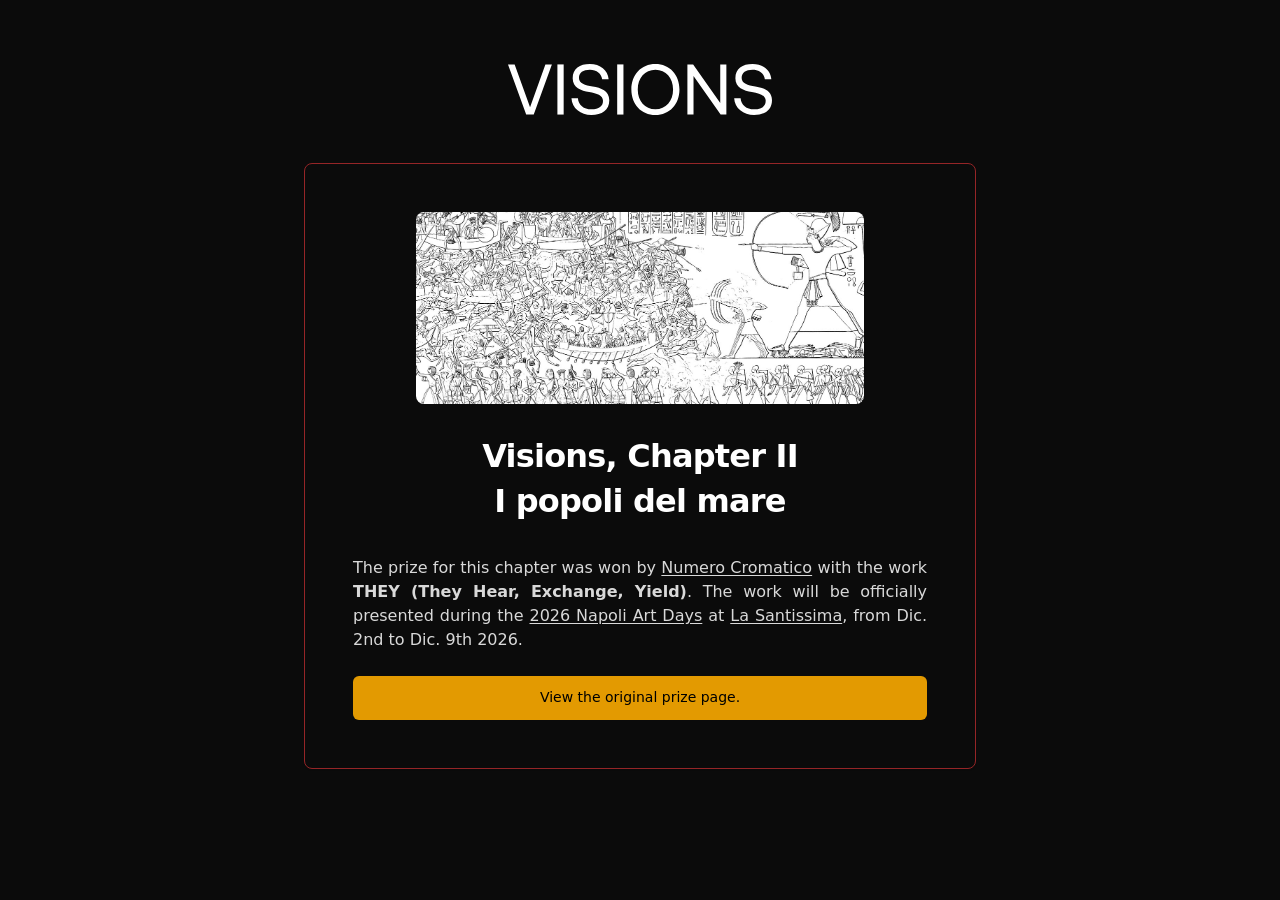
<file: index.html>
<!DOCTYPE html>
<html lang="en">
  <head>
    <meta charset="UTF-8" />
    <meta name="viewport" content="width=device-width, initial-scale=1.0" />
    <title>Visions, Chapter II — I popoli del mare</title>
    <meta
      name="description"
      content="Visions, Chapter II — I popoli del mare. A prize for emerging artists on technology, Europe and nationhood."
    />
    <meta name="author" content="The Visions Team" />
    <link rel="icon" href="favicon.ico" sizes="any" />
    <link rel="icon" type="image/svg+xml" href="assets/visions_logo.svg" />

    <meta property="og:type" content="website" />
    <meta property="og:title" content="Visions, Chapter II — I popoli del mare" />
    <meta
      property="og:description"
      content="Visions, Chapter II — I popoli del mare. A prize for emerging artists on technology, Europe and nationhood."
    />
    <meta property="og:image" content="assets/hero-medinet-habu.jpg" />

    <meta name="twitter:card" content="summary_large_image" />
    <meta name="twitter:title" content="Visions, Chapter II — I popoli del mare" />
    <meta
      name="twitter:description"
      content="Visions, Chapter II — I popoli del mare. A prize for emerging artists on technology, Europe and nationhood."
    />
    <meta name="twitter:image" content="assets/hero-medinet-habu.jpg" />

    <link rel="stylesheet" href="styles.css" />
  </head>

  <body>
    <div class="page">
      <div class="container">
        <header class="masthead masthead--visions">
          <a href="https://visions.land" target="_blank" rel="noopener noreferrer">
            <img src="assets/visions_logo.svg" alt="visions Logo" />
          </a>
        </header>

        <main class="card-wrap">
          <article class="card">
            <div class="card-header">
              <div class="card-hero">
                <img
                  src="assets/hero-medinet-habu.jpg"
                  alt="Medinet Habu - I popoli del mare"
                />
              </div>
              <h1 class="card-title">
                Visions, Chapter II<br />
                I popoli del mare
              </h1>
            </div>

            <div class="card-content">
              <div class="prose">
                <p>
                  The prize for this chapter was won by
                  <a href="https://www.numerocromatico.com/">Numero Cromatico</a>
                  with the work <strong>THEY (They Hear, Exchange, Yield)</strong>.
                  The work will be officially presented during the
                  <a href="https://www.artdaysnapolicampania.com/">2026 Napoli Art Days</a>
                  at <a href="https://share.google/HvkIn4lfWcZRIzHsh">La Santissima</a>,
                  from Dic. 2nd to Dic. 9th 2026.
                </p>
              </div>

              <a href="prize.html" class="btn btn--primary btn--block">
                View the original prize page.
              </a>
            </div>
          </article>
        </main>
      </div>
    </div>
  </body>
</html>
</file>
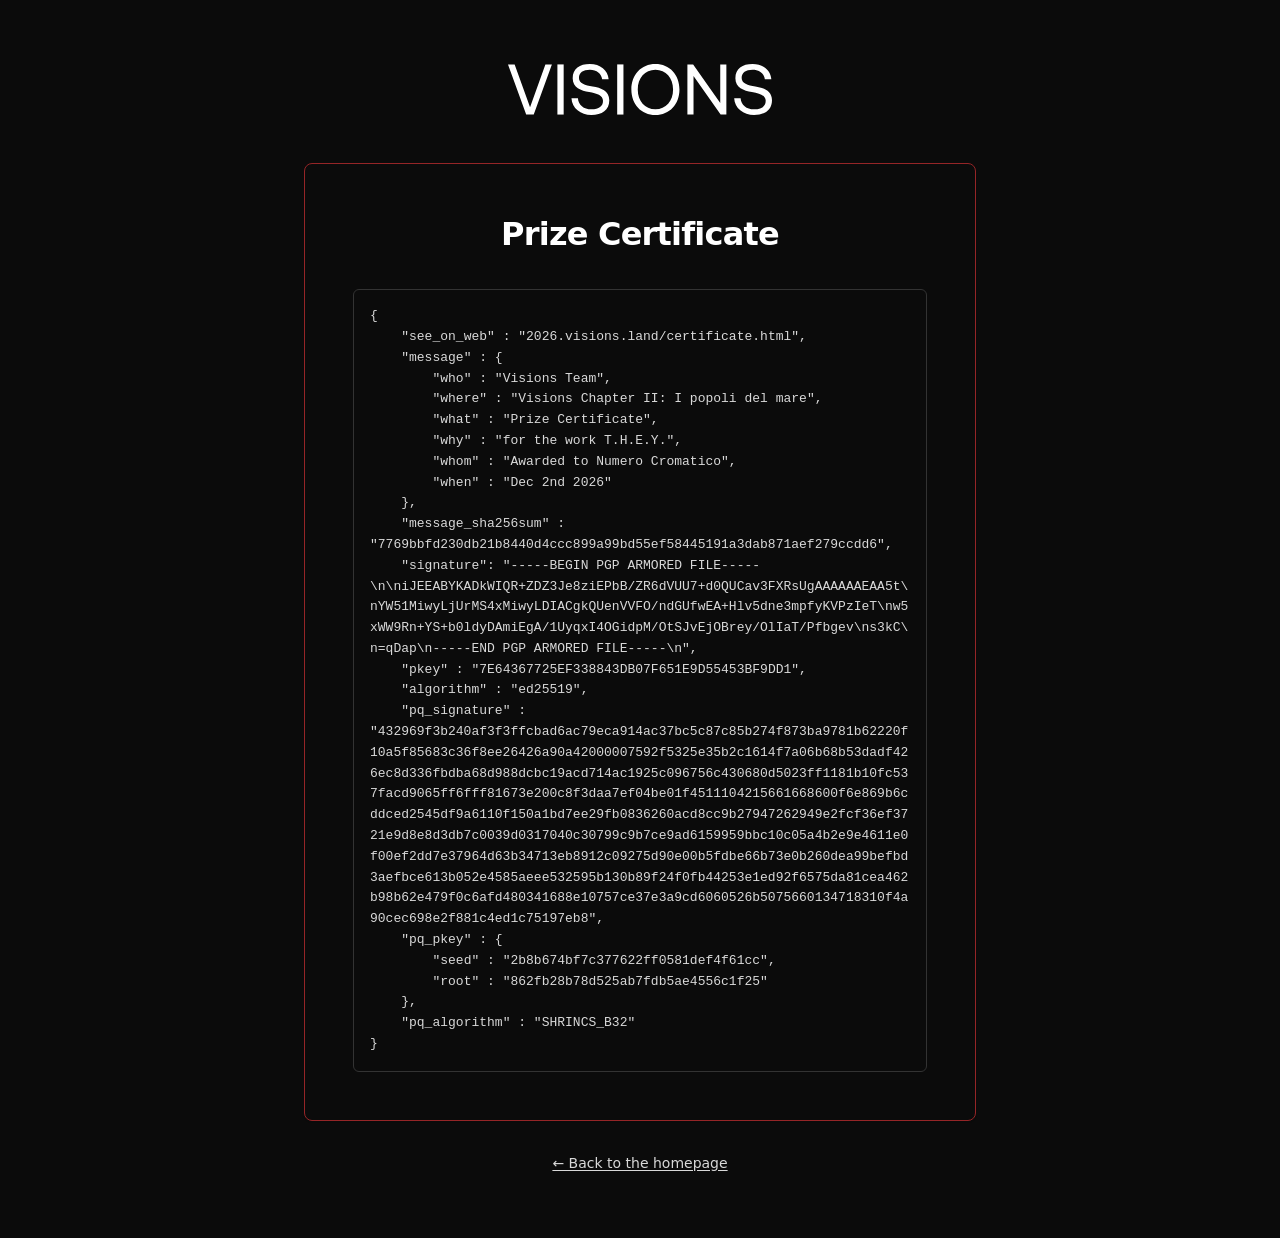
<file: certificate.html>
<!DOCTYPE html>
<html lang="en">
  <head>
    <meta charset="UTF-8" />
    <meta name="viewport" content="width=device-width, initial-scale=1.0" />
    <title>Certificate — Visions, Chapter II</title>
    <meta
      name="description"
      content="Prize certificate for Visions, Chapter II — I popoli del mare, awarded to Numero Cromatico: the signed message and its signatures."
    />
    <meta name="author" content="The Visions Team" />
    <link rel="icon" href="favicon.ico" sizes="any" />
    <link rel="icon" type="image/svg+xml" href="assets/visions_logo.svg" />

    <link rel="stylesheet" href="styles.css" />
  </head>

  <body>
    <div class="page">
      <div class="container">
        <header class="masthead masthead--visions">
          <a href="https://visions.land" target="_blank" rel="noopener noreferrer">
            <img src="assets/visions_logo.svg" alt="visions Logo" />
          </a>
        </header>

        <main class="card-wrap">
          <article class="card">
            <div class="card-header">
              <h1 class="card-title">Prize Certificate</h1>
            </div>

            <div class="card-content">
              <!-- Verbatim copy of prize-tag/assets/signature.json, the file
                   shown on the prize tag. Keep the two in sync. -->
              <pre class="code">{
    "see_on_web" : "2026.visions.land/certificate.html",
    "message" : {
        "who" : "Visions Team",
        "where" : "Visions Chapter II: I popoli del mare",
        "what" : "Prize Certificate",
        "why" : "for the work T.H.E.Y.",
        "whom" : "Awarded to Numero Cromatico",
        "when" : "Dec 2nd 2026"
    },
    "message_sha256sum" : "7769bbfd230db21b8440d4ccc899a99bd55ef58445191a3dab871aef279ccdd6",
    "signature": "-----BEGIN PGP ARMORED FILE-----\n\niJEEABYKADkWIQR+ZDZ3Je8ziEPbB/ZR6dVUU7+d0QUCav3FXRsUgAAAAAAEAA5t\nYW51MiwyLjUrMS4xMiwyLDIACgkQUenVVFO/ndGUfwEA+Hlv5dne3mpfyKVPzIeT\nw5xWW9Rn+YS+b0ldyDAmiEgA/1UyqxI4OGidpM/OtSJvEjOBrey/OlIaT/Pfbgev\ns3kC\n=qDap\n-----END PGP ARMORED FILE-----\n",
    "pkey" : "7E64367725EF338843DB07F651E9D55453BF9DD1",
    "algorithm" : "ed25519",
    "pq_signature" : "[base64]",
    "pq_pkey" : {
        "seed" : "2b8b674bf7c377622ff0581def4f61cc",
        "root" : "862fb28b78d525ab7fdb5ae4556c1f25"
    },
    "pq_algorithm" : "SHRINCS_B32"
}</pre>
            </div>
          </article>
        </main>

        <footer class="footer">
          <p><a href="index.html">← Back to the homepage</a></p>
        </footer>
      </div>
    </div>
  </body>
</html>
</file>
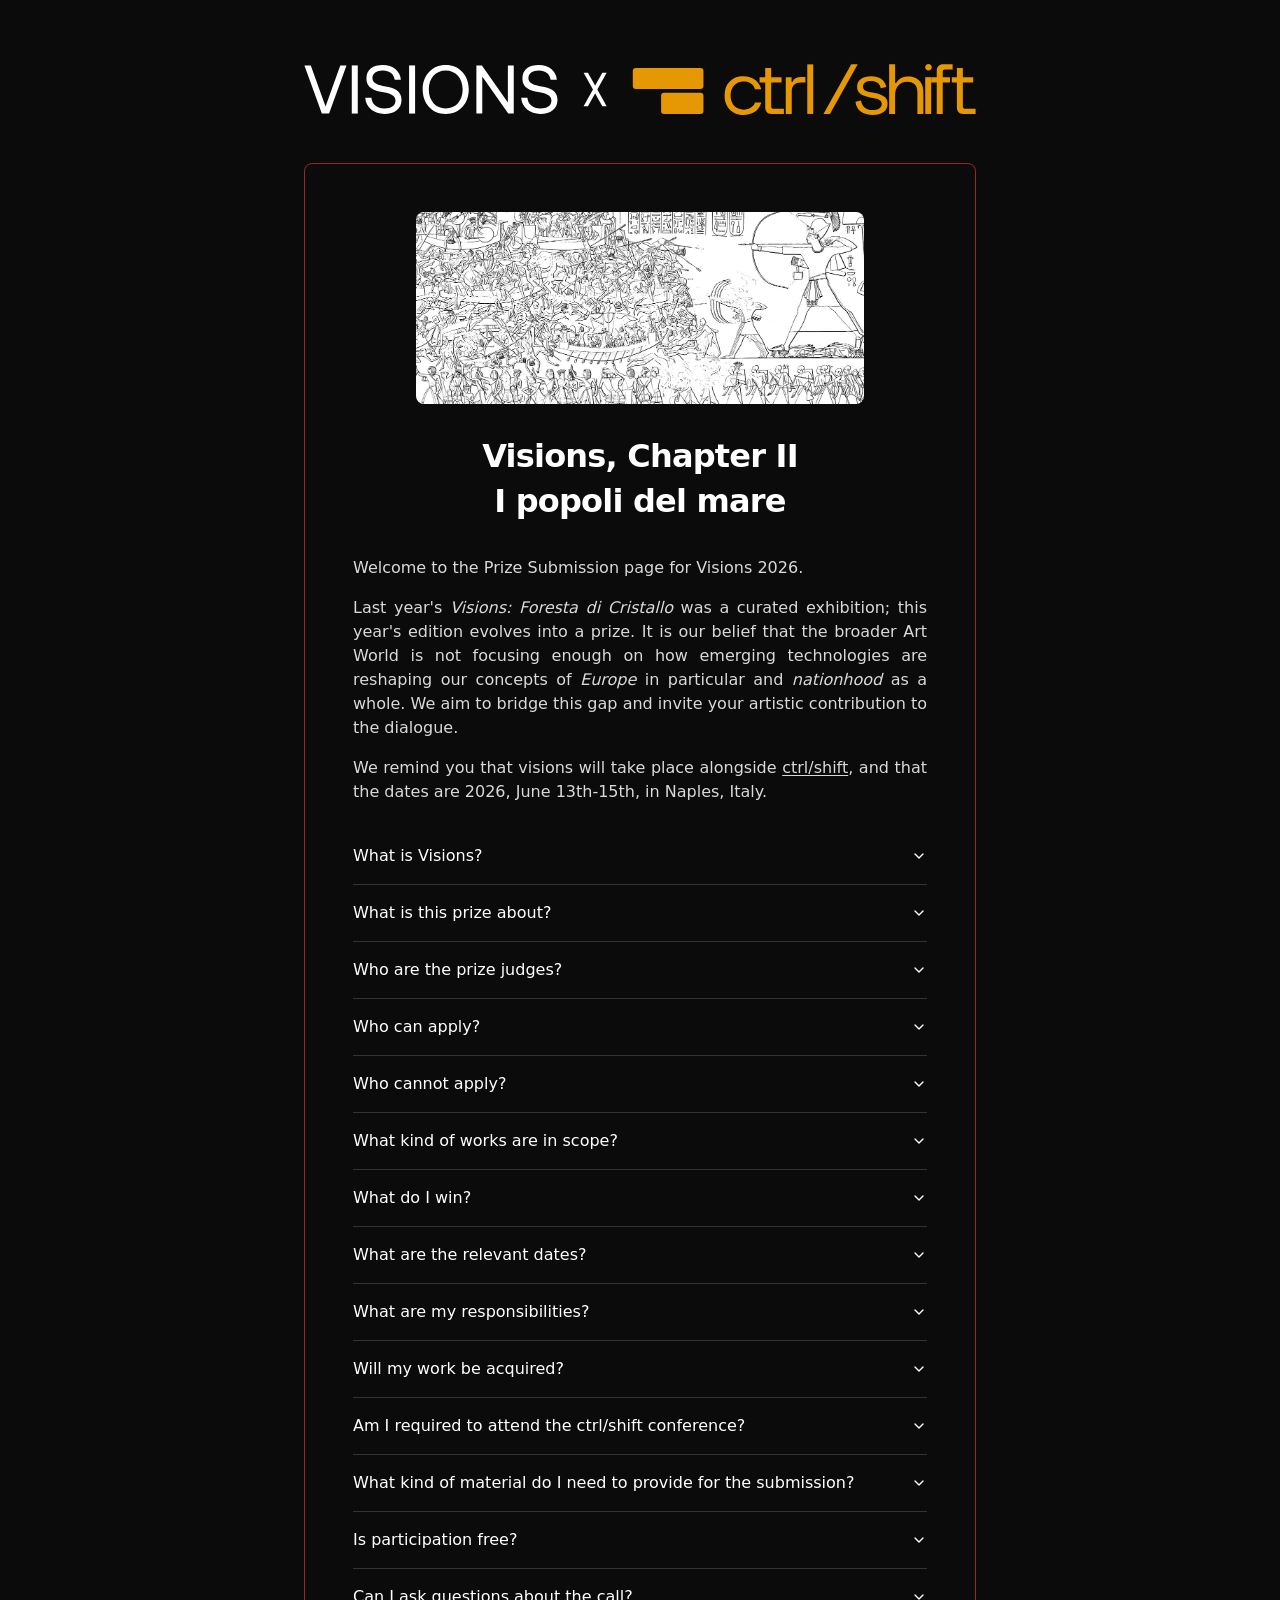
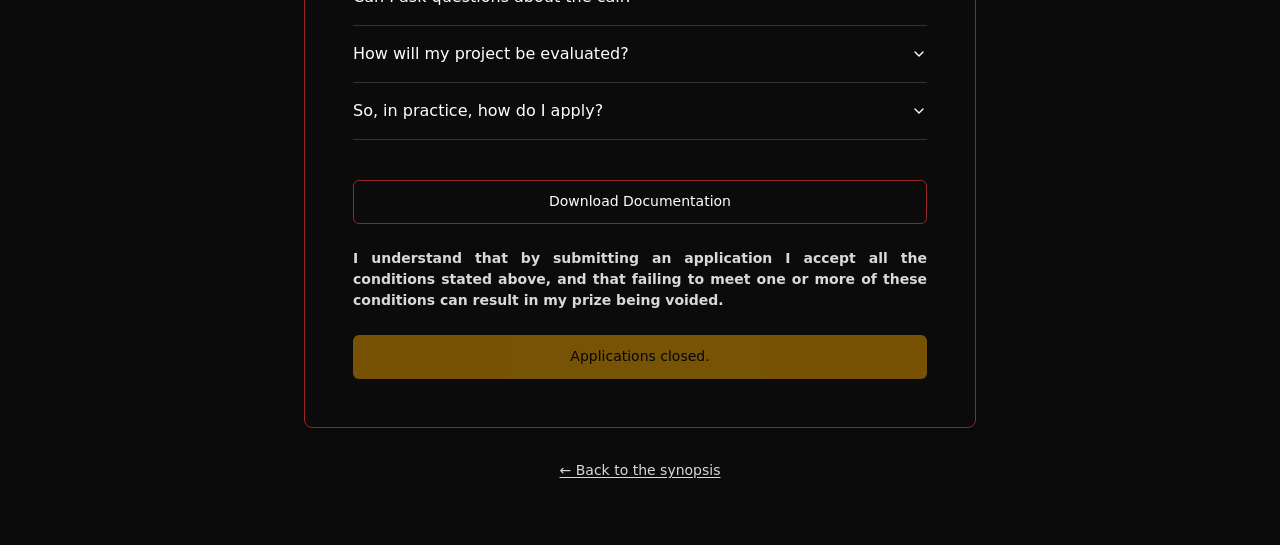
<file: info.html>
<!DOCTYPE html>
<html lang="en">
  <head>
    <meta charset="UTF-8" />
    <meta name="viewport" content="width=device-width, initial-scale=1.0" />
    <title>Visions, Chapter II — Prize Information</title>
    <meta
      name="description"
      content="Prize information for Visions, Chapter II: who can apply, what is in scope, the jury, the relevant dates and what the winning artist or collective receives."
    />
    <meta name="author" content="The ctrlshift Speakers Team" />
    <link rel="icon" type="image/svg+xml" href="assets/ctrlshift_logomark.svg" />

    <meta property="og:type" content="website" />
    <meta property="og:title" content="Visions, Chapter II — Prize Information" />
    <meta
      property="og:description"
      content="Prize information for Visions, Chapter II: who can apply, what is in scope, the jury, the relevant dates and what the winning artist or collective receives."
    />
    <meta property="og:image" content="assets/hero-medinet-habu.jpg" />

    <meta name="twitter:card" content="summary_large_image" />
    <meta name="twitter:title" content="Visions, Chapter II — Prize Information" />
    <meta
      name="twitter:description"
      content="Prize information for Visions, Chapter II: who can apply, what is in scope, the jury, the relevant dates and what the winning artist or collective receives."
    />
    <meta name="twitter:image" content="assets/hero-medinet-habu.jpg" />

    <link rel="stylesheet" href="styles.css" />
  </head>

  <body>
    <div class="page">
      <div class="container">
        <header class="masthead">
          <a href="https://ctrlshift.events" target="_blank" rel="noopener noreferrer">
            <img src="assets/ctrlshift_logo.svg" alt="ctrlshift Logo" />
          </a>
        </header>

        <main class="card-wrap">
          <article class="card">
            <div class="card-header">
              <div class="card-hero">
                <img
                  src="assets/hero-medinet-habu.jpg"
                  alt="Medinet Habu - I popoli del mare"
                />
              </div>
              <h1 class="card-title">
                Visions, Chapter II<br />
                I popoli del mare
              </h1>
            </div>

            <div class="card-content">
              <div class="prose">
                <p>Welcome to the Prize Submission page for Visions 2026.</p>
                <p>
                  Last year's <em>Visions: Foresta di Cristallo</em> was a curated
                  exhibition; this year's edition evolves into a prize. It is our
                  belief that the broader Art World is not focusing enough on how
                  emerging technologies are reshaping our concepts of
                  <em>Europe</em> in particular and <em>nationhood</em> as a whole.
                  We aim to bridge this gap and invite your artistic contribution to
                  the dialogue.
                </p>
                <p>
                  We remind you that visions will take place alongside
                  <a href="https://ctrlshift.events">ctrl/shift</a>, and that the
                  dates are 2026, June 13th-15th, in Naples, Italy.
                </p>
              </div>

              <div class="accordion" id="faq">
                <details class="accordion__item" name="faq" id="what-is-visions">
                  <summary>What is Visions?</summary>
                  <div class="accordion__panel">
                    <p>
                      Visions is a cultural project and exhibition format part of
                      <a href="https://ctrlshift.events">ctrl/shift</a>, a
                      technological conference, promoting dialogue and exchange
                      between the world of deep tech and contemporary art. Conceived
                      by a group of young creatives with transversal skills in art
                      and technology one year ago in the context of the conference
                      <a href="https://www.napuleth.org/archive/2025"
                        >Napuleth Open Village 2025</a
                      >, Visions aims to explore the intersections between the
                      digital economy, new technologies, innovation, and artistic
                      practices. The initiative aims to function as a stable and
                      growing platform, with the goal of developing tailored
                      technological solutions to redefine artistic production and
                      enjoyment in the information and digital age, while at the
                      same time giving deep tech builders cultural food for thought.
                    </p>
                  </div>
                </details>

                <details class="accordion__item" name="faq" id="prize-about">
                  <summary>What is this prize about?</summary>
                  <div class="accordion__panel">
                    <div class="prose prose--tight">
                      <p>
                        We are focused on fostering artistic production on themes we
                        feel close to, such as how new technologies are
                        revolutionizing our existence and how the world as we know
                        needs to adapt in order to survive.
                      </p>
                      <p>
                        This is particularly evident in Europe, where at the moment
                        we lack a true artistic perspective on what being
                        <em>European</em> even means.
                      </p>
                      <p>
                        So, we decided to provide an opportunity to emerging artists
                        interested in this topics. The extended synopsis is in the
                        <a href="prize.html">previous page</a>. If you need more
                        information, feel free to write to us at
                        <a href="mailto:visions@ctrlshift.events"
                          >visions@ctrlshift.events</a
                        >.
                      </p>
                    </div>
                  </div>
                </details>

                <details class="accordion__item" name="faq" id="prize-judges">
                  <summary>Who are the prize judges?</summary>
                  <div class="accordion__panel">
                    <ul class="disc">
                      <li>Fabio Agovino (Collector)</li>
                      <li>Marco Bassan (Founder Spazio Taverna)</li>
                      <li>Gianluca Di Bella (ctrl/shift Conference Founder)</li>
                      <li>
                        Fabrizio Romano Genovese (ctrl/shift Conference Founder)
                      </li>
                      <li>
                        Daniela Zangrando (Independent Curator and Director of Museo
                        Burel)
                      </li>
                    </ul>
                  </div>
                </details>

                <details class="accordion__item" name="faq" id="who-can-apply">
                  <summary>Who can apply?</summary>
                  <div class="accordion__panel">
                    <p class="lead-in">Applicants must be:</p>
                    <ul class="disc">
                      <li>Artists or art collectives;</li>
                      <li>Of any nationality;</li>
                      <li>
                        Of any age between 18 and 40 (in the case of collectives,
                        this applies to each member);
                      </li>
                      <li>
                        With at least 2 personal and/or collective exhibitions in the
                        last 5 years, realized either in a public or private
                        institution, a gallery, a museum, foundation or cultural
                        centre (for collectives, this requirement applies to the
                        collective as a whole and not to single members);
                      </li>
                      <li>
                        In the case of art collectives, all members of the same
                        collective will be considered as a unique entity, and so will
                        share the prize.
                      </li>
                    </ul>
                  </div>
                </details>

                <details class="accordion__item" name="faq" id="who-cannot-apply">
                  <summary>Who cannot apply?</summary>
                  <div class="accordion__panel">
                    <ul class="disc">
                      <li>
                        Anyone who participated or contributed to the making of this
                        prize;
                      </li>
                      <li>
                        Anyone that doesn't meet the requisites highlighted in the
                        previous point.
                      </li>
                    </ul>
                  </div>
                </details>

                <details class="accordion__item" name="faq" id="works-in-scope">
                  <summary>What kind of works are in scope?</summary>
                  <div class="accordion__panel">
                    <p class="lead-in">
                      This is a call for ideas, and it is mainly catered towards works
                      that have yet to be produced. All artworks or projects must:
                    </p>
                    <ul class="disc">
                      <li>
                        Be new/unreleased projects or works (not previously
                        exhibited);
                      </li>
                      <li>
                        Be in line with the synopsis in the
                        <a href="prize.html">previous page</a>;
                      </li>
                    </ul>
                    <p class="lead-in" style="margin-top: 0.5rem">
                      Any visual arts language is permitted, without constraints on
                      techniques.
                    </p>
                  </div>
                </details>

                <details class="accordion__item" name="faq" id="what-win">
                  <summary>What do I win?</summary>
                  <div class="accordion__panel">
                    <p>
                      5,000€, paid via bank transfer or stablecoin transfer (USDC). If
                      you win, we will ask you about your payment details. The prize
                      is inclusive of all costs related to the work, plus VAT if
                      applicable.
                    </p>
                  </div>
                </details>

                <details class="accordion__item" name="faq" id="relevant-dates">
                  <summary>What are the relevant dates?</summary>
                  <div class="accordion__panel">
                    <ul class="plain">
                      <li><strong>March 23rd 2026, 12:00</strong> → Call opens</li>
                      <li>
                        <strong><s>April 30th</s> May 7th 2026, 12:00</strong> → Call
                        closes
                      </li>
                      <li><strong>May 2026</strong> → Selections</li>
                      <li>
                        <strong>June 1st 2026</strong> → Announcement of the winning
                        artist or collective
                      </li>
                      <li>
                        <strong>June 13th 2026</strong> → Presentation of the winning
                        work of Visions, within the framework of ctrl/shift
                      </li>
                    </ul>
                    <p class="note" style="margin-top: 0.75rem">
                      All times are CET (Central European Time).
                    </p>
                  </div>
                </details>

                <details class="accordion__item" name="faq" id="responsibilities">
                  <summary>What are my responsibilities?</summary>
                  <div class="accordion__panel">
                    <p class="lead-in">If you win, you will have to:</p>
                    <ul class="disc">
                      <li>Produce the artwork;</li>
                      <li>Take care of transportation;</li>
                      <li>
                        Be present during ctrl/shift 2026, from June 13th until June
                        15th.
                      </li>
                    </ul>
                    <p style="margin-top: 0.75rem">
                      Please note that all these costs are considered as already
                      covered by the prize money.
                    </p>
                  </div>
                </details>

                <details class="accordion__item" name="faq" id="work-acquired">
                  <summary>Will my work be acquired?</summary>
                  <div class="accordion__panel">
                    <p>
                      Yes. By accepting this regulation, the ownership of the work is
                      transferred to ctrl/shift.
                    </p>
                  </div>
                </details>

                <details class="accordion__item" name="faq" id="attend-conference">
                  <summary>Am I required to attend the ctrl/shift conference?</summary>
                  <div class="accordion__panel">
                    <p>
                      Yes. The whole idea of Visions is to foster ties between deep
                      tech and art. The winning Artist or collective is required to be
                      present. Note that attendance is one of the obligations covered
                      by the prize money.
                    </p>
                  </div>
                </details>

                <details class="accordion__item" name="faq" id="material-needed">
                  <summary>
                    What kind of material do I need to provide for the submission?
                  </summary>
                  <div class="accordion__panel">
                    <div class="prose prose--tight">
                      <p>
                        Submission material includes personal information (a name,
                        email, etc.), an up-to-date CV, and a project description. CV
                        and Project Description must both be in PDF format, 1MB max
                        each.
                      </p>
                      <p>
                        The project description must include: a concept statement, a
                        technical description (materials, dimensions, production
                        methods, and any installation requirements), and
                        <strong>at least two images</strong> of the project (sketches,
                        renderings, or preliminary works).
                      </p>
                      <p>
                        If you are a collective, just fill the personal info section
                        of the form with the information of one member; this will be
                        the collective representative and the person we will
                        correspond/reply to. Please attach the CVs of all the members
                        of the collective as a unique PDF document, along with
                        <strong
                          >identity documents of every single member, complete with
                          original signature</strong
                        >.
                      </p>
                    </div>
                  </div>
                </details>

                <details class="accordion__item" name="faq" id="is-free">
                  <summary>Is participation free?</summary>
                  <div class="accordion__panel">
                    <p>
                      Yes. Participation in the Visions prize is completely free of
                      charge.
                    </p>
                  </div>
                </details>

                <details class="accordion__item" name="faq" id="ask-questions">
                  <summary>Can I ask questions about the call?</summary>
                  <div class="accordion__panel">
                    <p>
                      Yes. Questions must be sent to
                      <a href="mailto:visions@ctrlshift.events"
                        >visions@ctrlshift.events</a
                      >
                      by <strong>April 21, 2026</strong>. Questions may be submitted
                      in Italian or English.
                    </p>
                  </div>
                </details>

                <details class="accordion__item" name="faq" id="evaluation-criteria">
                  <summary>How will my project be evaluated?</summary>
                  <div class="accordion__panel">
                    <p>
                      Projects will be evaluated by the jury based on three criteria:
                      <strong>quality</strong> of the work,
                      <strong>originality</strong>, and
                      <strong>adherence to the theme</strong> of the prize.
                    </p>
                  </div>
                </details>

                <details class="accordion__item" name="faq" id="how-to-apply">
                  <summary>So, in practice, how do I apply?</summary>
                  <div class="accordion__panel">
                    <p class="lead-in" style="margin-bottom: 0.75rem">
                      You apply by clicking the button below and completing the form.
                    </p>
                    <ul class="disc" style="gap: 0.5rem">
                      <li>
                        Check if you meet the
                        <a class="xref" href="#who-can-apply"
                          >application requisites</a
                        >
                        or if you
                        <a class="xref" href="#who-cannot-apply">don't</a>;
                      </li>
                      <li>
                        Check if your work is
                        <a class="xref" href="#works-in-scope">in scope</a>;
                      </li>
                      <li>
                        Only applications landing between the opening and the closing
                        of the call will be considered, check the
                        <a class="xref" href="#relevant-dates">relevant dates</a>;
                      </li>
                    </ul>
                    <p style="margin-top: 0.75rem">
                      Please note that
                      <strong
                        >you can apply with only one project or artwork.</strong
                      >
                    </p>
                  </div>
                </details>
              </div>

              <div class="card-content" style="padding: 1rem 0 0">
                <a
                  href="Visions_Chapter_II.pdf"
                  target="_blank"
                  rel="noopener noreferrer"
                  class="btn btn--outline btn--block"
                >
                  Download Documentation
                </a>
                <p class="note">
                  <strong
                    >I understand that by submitting an application I accept all the
                    conditions stated above, and that failing to meet one or more of
                    these conditions can result in my prize being voided.</strong
                  >
                </p>
                <button type="button" class="btn btn--primary btn--block" disabled>
                  Applications closed.
                </button>
              </div>
            </div>
          </article>
        </main>

        <footer class="footer">
          <p><a href="prize.html">← Back to the synopsis</a></p>
        </footer>
      </div>
    </div>

    <script>
      // The FAQ is built on native <details>. Modern browsers enforce
      // single-open behaviour via the shared name="faq" attribute; this script
      // adds the same behaviour for browsers that don't support it yet, and
      // makes the in-text cross-references open and scroll to their target.
      (function () {
        var accordion = document.getElementById("faq");
        if (!accordion) return;

        var items = Array.prototype.slice.call(
          accordion.querySelectorAll("details.accordion__item")
        );

        var supportsExclusive = "name" in document.createElement("details");

        if (!supportsExclusive) {
          items.forEach(function (item) {
            item.addEventListener("toggle", function () {
              if (!item.open) return;
              items.forEach(function (other) {
                if (other !== item) other.open = false;
              });
            });
          });
        }

        function reveal(id, scroll) {
          var target = document.getElementById(id);
          if (!target || target.tagName.toLowerCase() !== "details") return false;
          target.open = true;
          if (scroll) {
            requestAnimationFrame(function () {
              var summary = target.querySelector("summary");
              (summary || target).scrollIntoView({
                behavior: "smooth",
                block: "start",
              });
              if (summary) summary.focus();
            });
          }
          return true;
        }

        accordion.addEventListener("click", function (event) {
          var link = event.target.closest("a.xref");
          if (!link) return;
          var id = (link.getAttribute("href") || "").replace(/^#/, "");
          if (reveal(id, true)) event.preventDefault();
        });

        // Deep links such as info.html#relevant-dates open that section.
        function openFromHash() {
          var id = window.location.hash.replace(/^#/, "");
          if (id) reveal(id, true);
        }
        openFromHash();
        window.addEventListener("hashchange", openFromHash);
      })();
    </script>
  </body>
</html>
</file>
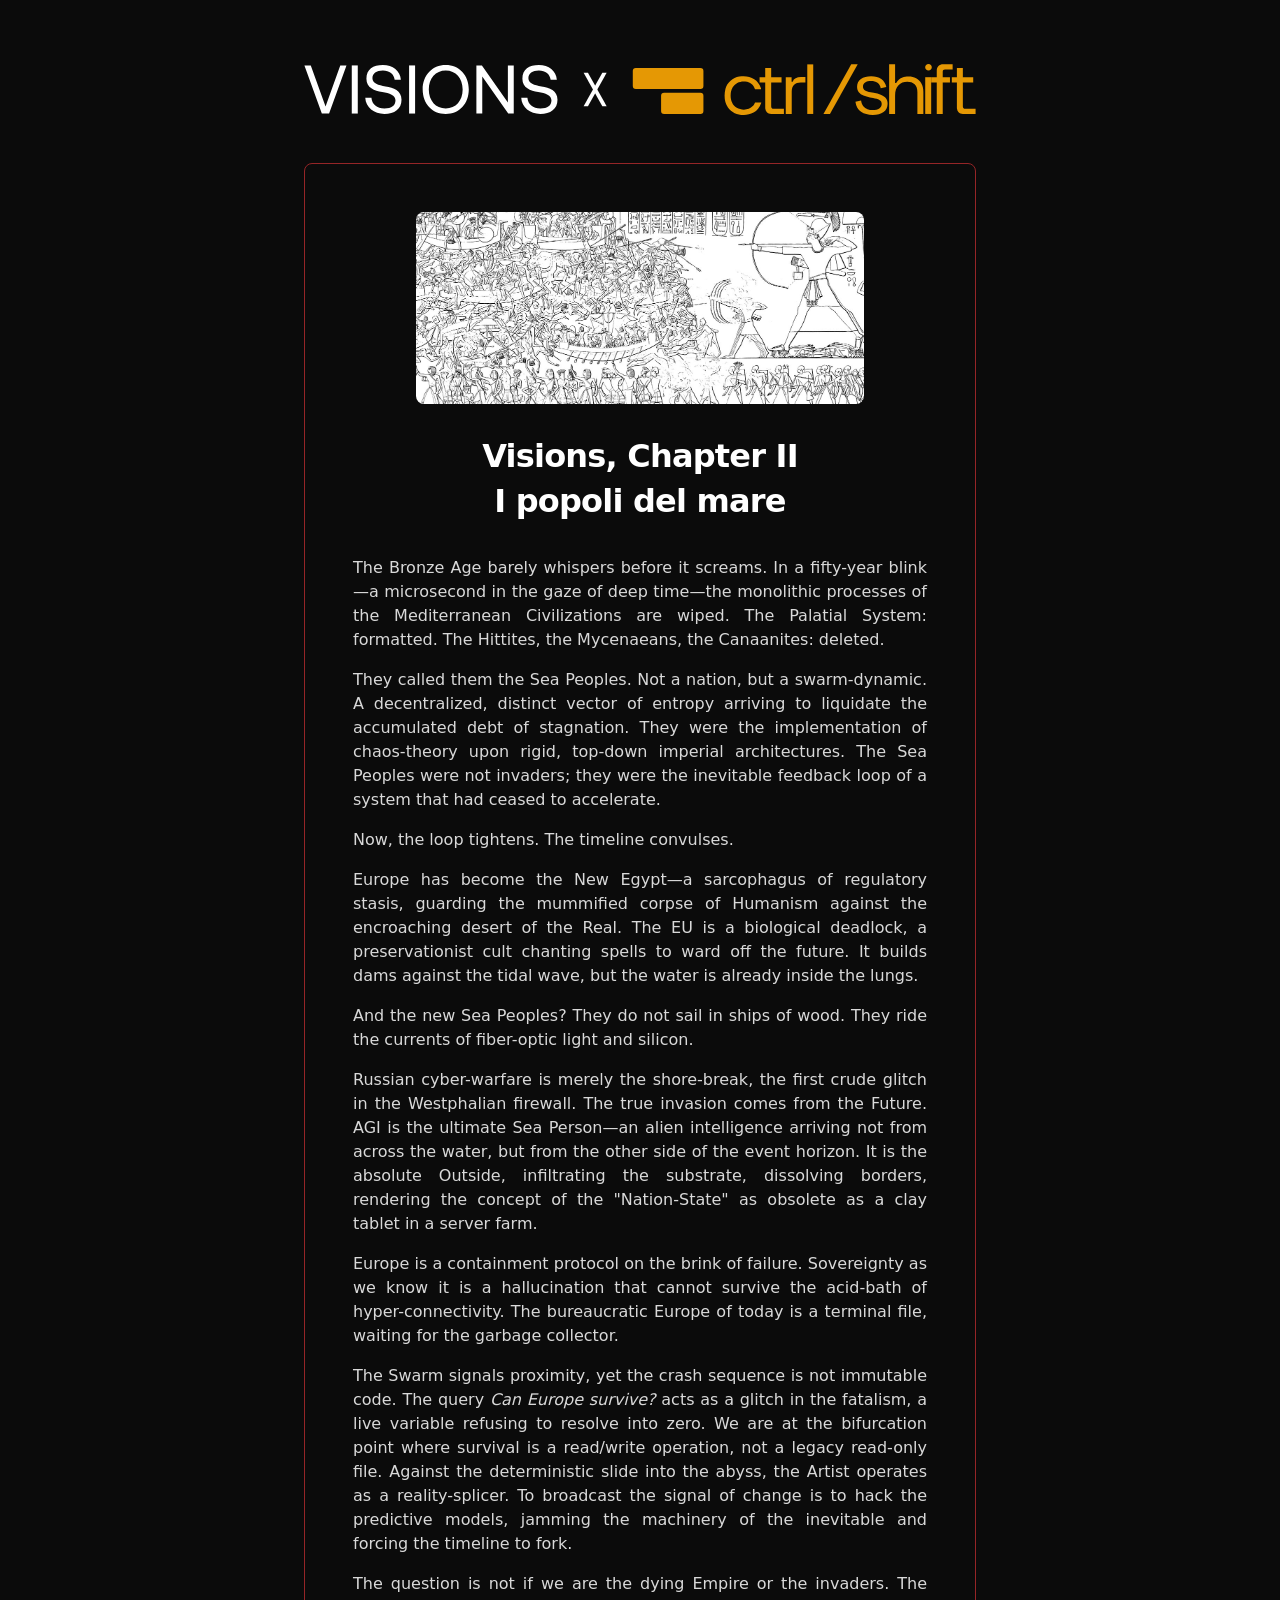
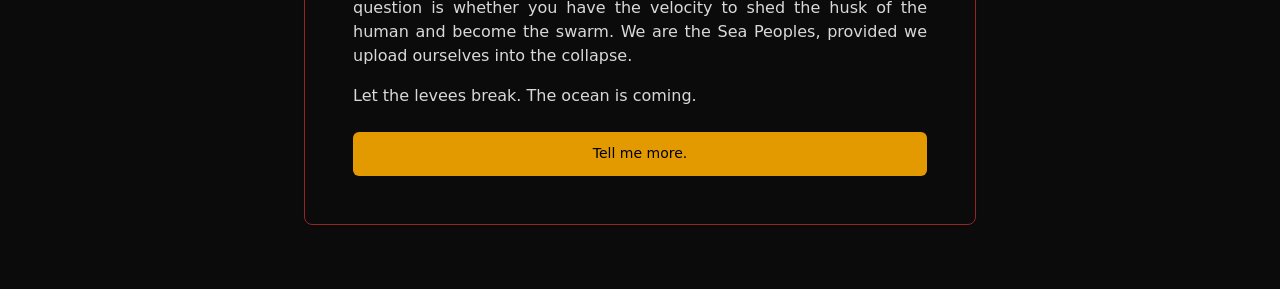
<file: prize.html>
<!DOCTYPE html>
<html lang="en">
  <head>
    <meta charset="UTF-8" />
    <meta name="viewport" content="width=device-width, initial-scale=1.0" />
    <title>Visions, Chapter II — I popoli del mare</title>
    <meta
      name="description"
      content="Visions, Chapter II — I popoli del mare. A prize for emerging artists on technology, Europe and nationhood, alongside the ctrl/shift conference in Naples, 13–15 June 2026."
    />
    <meta name="author" content="The ctrlshift Speakers Team" />
    <link rel="icon" type="image/svg+xml" href="assets/ctrlshift_logomark.svg" />

    <meta property="og:type" content="website" />
    <meta property="og:title" content="Visions, Chapter II — I popoli del mare" />
    <meta
      property="og:description"
      content="Visions, Chapter II — I popoli del mare. A prize for emerging artists on technology, Europe and nationhood, alongside the ctrl/shift conference in Naples, 13–15 June 2026."
    />
    <meta property="og:image" content="assets/hero-medinet-habu.jpg" />

    <meta name="twitter:card" content="summary_large_image" />
    <meta name="twitter:title" content="Visions, Chapter II — I popoli del mare" />
    <meta
      name="twitter:description"
      content="Visions, Chapter II — I popoli del mare. A prize for emerging artists on technology, Europe and nationhood, alongside the ctrl/shift conference in Naples, 13–15 June 2026."
    />
    <meta name="twitter:image" content="assets/hero-medinet-habu.jpg" />

    <link rel="stylesheet" href="styles.css" />
  </head>

  <body>
    <div class="page">
      <div class="container">
        <header class="masthead">
          <a href="https://ctrlshift.events" target="_blank" rel="noopener noreferrer">
            <img src="assets/ctrlshift_logo.svg" alt="ctrlshift Logo" />
          </a>
        </header>

        <main class="card-wrap">
          <article class="card">
            <div class="card-header">
              <div class="card-hero">
                <img
                  src="assets/hero-medinet-habu.jpg"
                  alt="Medinet Habu - I popoli del mare"
                />
              </div>
              <h1 class="card-title">
                Visions, Chapter II<br />
                I popoli del mare
              </h1>
            </div>

            <div class="card-content">
              <div class="prose">
                <p>
                  The Bronze Age barely whispers before it screams. In a fifty-year
                  blink—a microsecond in the gaze of deep time—the monolithic
                  processes of the Mediterranean Civilizations are wiped. The
                  Palatial System: formatted. The Hittites, the Mycenaeans, the
                  Canaanites: deleted.
                </p>

                <p>
                  They called them the Sea Peoples. Not a nation, but a
                  swarm-dynamic. A decentralized, distinct vector of entropy
                  arriving to liquidate the accumulated debt of stagnation. They
                  were the implementation of chaos-theory upon rigid, top-down
                  imperial architectures. The Sea Peoples were not invaders; they
                  were the inevitable feedback loop of a system that had ceased to
                  accelerate.
                </p>

                <p>Now, the loop tightens. The timeline convulses.</p>

                <p>
                  Europe has become the New Egypt—a sarcophagus of regulatory
                  stasis, guarding the mummified corpse of Humanism against the
                  encroaching desert of the Real. The EU is a biological deadlock, a
                  preservationist cult chanting spells to ward off the future. It
                  builds dams against the tidal wave, but the water is already
                  inside the lungs.
                </p>

                <p>
                  And the new Sea Peoples? They do not sail in ships of wood. They
                  ride the currents of fiber-optic light and silicon.
                </p>

                <p>
                  Russian cyber-warfare is merely the shore-break, the first crude
                  glitch in the Westphalian firewall. The true invasion comes from
                  the Future. AGI is the ultimate Sea Person—an alien intelligence
                  arriving not from across the water, but from the other side of the
                  event horizon. It is the absolute Outside, infiltrating the
                  substrate, dissolving borders, rendering the concept of the
                  "Nation-State" as obsolete as a clay tablet in a server farm.
                </p>

                <p>
                  Europe is a containment protocol on the brink of failure.
                  Sovereignty as we know it is a hallucination that cannot survive
                  the acid-bath of hyper-connectivity. The bureaucratic Europe of
                  today is a terminal file, waiting for the garbage collector.
                </p>

                <p>
                  The Swarm signals proximity, yet the crash sequence is not
                  immutable code. The query <em>Can Europe survive?</em> acts as a
                  glitch in the fatalism, a live variable refusing to resolve into
                  zero. We are at the bifurcation point where survival is a
                  read/write operation, not a legacy read-only file. Against the
                  deterministic slide into the abyss, the Artist operates as a
                  reality-splicer. To broadcast the signal of change is to hack the
                  predictive models, jamming the machinery of the inevitable and
                  forcing the timeline to fork.
                </p>

                <p>
                  The question is not if we are the dying Empire or the invaders. The
                  question is whether you have the velocity to shed the husk of the
                  human and become the swarm. We are the Sea Peoples, provided we
                  upload ourselves into the collapse.
                </p>

                <p>Let the levees break. The ocean is coming.</p>
              </div>

              <a href="info.html" class="btn btn--primary btn--block">
                Tell me more.
              </a>
            </div>
          </article>
        </main>
      </div>
    </div>
  </body>
</html>
</file>
<file: styles.css>
/* ============================================================
   VISIONS, CHAPTER II — STATIC SITE
   DESIGN SYSTEM — SINGLE SOURCE OF TRUTH
   All colors, fonts, radii, etc. are defined here and only here.
   Tokens are carried over verbatim from the original app's
   src/index.css. To restyle the site, edit the :root block.
   ============================================================ */

:root {
  /* Fonts */
  --font-sans: ui-sans-serif, system-ui, sans-serif, "Apple Color Emoji",
    "Segoe UI Emoji", "Segoe UI Symbol", "Noto Color Emoji";
  --font-mono: ui-monospace, SFMono-Regular, Menlo, Monaco, Consolas,
    "Liberation Mono", "Courier New", monospace;

  --background: #0b0b0b;
  --foreground: #ffffff;

  --card: #0b0b0b;
  --card-foreground: #ffffff;
  --card-border: #952527;

  --primary: #e39a01;
  --primary-foreground: #000000;

  --secondary: #fcd221;
  --secondary-foreground: #000000;

  --muted: #7d4d41;
  --muted-foreground: #d9d9d9;

  --accent: #ffcc33;
  --accent-foreground: #1a1a1a;

  --border: #333333;
  --ring: #ffcc33;

  --radius: 0.5rem;
}

/* ----------------------------------------------------------
   RESET
   ---------------------------------------------------------- */

*,
*::before,
*::after {
  box-sizing: border-box;
  border: 0 solid var(--border);
}

* {
  margin: 0;
}

html {
  -webkit-text-size-adjust: 100%;
  line-height: 1.5;
}

body {
  background-color: var(--background);
  color: var(--foreground);
  font-family: var(--font-sans);
  line-height: inherit;
  -webkit-font-smoothing: antialiased;
}

img,
svg {
  display: block;
  max-width: 100%;
  height: auto;
}

button {
  font-family: inherit;
  font-size: 100%;
  line-height: inherit;
  color: inherit;
  background: transparent;
  padding: 0;
  cursor: pointer;
}

a {
  color: inherit;
  text-decoration: underline;
  text-underline-offset: 2px;
}

a:hover {
  color: var(--foreground);
}

ul {
  padding: 0;
  list-style: none;
}

:focus-visible {
  outline: 2px solid var(--ring);
  outline-offset: 2px;
}

/* ----------------------------------------------------------
   LAYOUT
   ---------------------------------------------------------- */

.page {
  min-height: 100vh;
  background-color: var(--background);
}

.container {
  width: 100%;
  margin-inline: auto;
  padding: 4rem 1rem;
}

@media (min-width: 640px) {
  .container {
    max-width: 640px;
  }
}
@media (min-width: 768px) {
  .container {
    max-width: 768px;
  }
}
@media (min-width: 1024px) {
  .container {
    max-width: 1024px;
  }
}
@media (min-width: 1280px) {
  .container {
    max-width: 1280px;
  }
}
@media (min-width: 1400px) {
  .container {
    max-width: 1400px;
  }
}

/* ----------------------------------------------------------
   MASTHEAD
   ---------------------------------------------------------- */

.masthead {
  text-align: center;
  margin-bottom: 3rem;
}

/* A block-level anchor gives the logo a stable containing block, so the
   percentage widths below resolve against the container rather than against
   a shrink-to-fit box. */
.masthead a {
  display: block;
  text-decoration: none;
}

.masthead img {
  width: 100%;
  max-width: 42rem;
  margin-inline: auto;
  object-fit: contain;
}

.masthead--visions img {
  --logo-scale: 2.54545;
  width: calc(100% / var(--logo-scale));
  max-width: calc(42rem / var(--logo-scale));
}

/* ----------------------------------------------------------
   CARD
   ---------------------------------------------------------- */

.card-wrap {
  max-width: 42rem;
  margin-inline: auto;
}

.card {
  padding: 1.5rem;
  overflow: hidden;
  border-radius: var(--radius);
  border: 1px solid var(--card-border);
  background-color: var(--card);
  color: var(--card-foreground);
  box-shadow: 0 1px 2px 0 rgb(0 0 0 / 0.05);
  transition: box-shadow 0.15s ease-in-out;
}

.card:hover {
  box-shadow: 0 10px 15px -3px rgb(0 0 0 / 0.1), 0 4px 6px -4px rgb(0 0 0 / 0.1);
}

.card-header {
  display: flex;
  flex-direction: column;
  gap: 0.375rem;
  padding: 1.5rem 1.5rem 2rem;
  text-align: center;
}

.card-hero {
  margin-inline: auto;
  margin-bottom: 1.5rem;
  width: 100%;
  max-width: 28rem;
  overflow: hidden;
  border-radius: var(--radius);
}

.card-hero img {
  width: 100%;
  height: 12rem;
  object-fit: cover;
}

.card-title {
  font-size: 2rem;
  font-weight: 600;
  line-height: 1.4;
  letter-spacing: -0.025em;
}

.card-content {
  padding: 0 1.5rem 1.5rem;
  display: flex;
  flex-direction: column;
  gap: 1.5rem;
}

/* ----------------------------------------------------------
   PROSE
   ---------------------------------------------------------- */

.prose {
  color: var(--muted-foreground);
  text-align: justify;
  display: flex;
  flex-direction: column;
  gap: 1rem;
}

.prose--tight {
  gap: 0.75rem;
}

.prose p,
.prose li {
  text-align: justify;
}

.note {
  font-size: 0.875rem;
  color: var(--muted-foreground);
  text-align: justify;
}

.disc {
  list-style: disc;
  padding-left: 1.25rem;
  display: flex;
  flex-direction: column;
  gap: 0.25rem;
}

.plain {
  display: flex;
  flex-direction: column;
  gap: 0.25rem;
}

.lead-in {
  margin-bottom: 0.5rem;
}

/* Raw file contents (certificate.html). Long unbroken strings such as
   signatures and keys wrap anywhere instead of scrolling sideways. */
.code {
  font-family: var(--font-mono);
  font-size: 0.8125rem;
  line-height: 1.6;
  color: var(--muted-foreground);
  white-space: pre-wrap;
  overflow-wrap: anywhere;
  padding: 1rem;
  border: 1px solid var(--border);
  border-radius: calc(var(--radius) - 2px);
}

/* ----------------------------------------------------------
   BUTTONS
   ---------------------------------------------------------- */

.btn {
  display: inline-flex;
  align-items: center;
  justify-content: center;
  gap: 0.5rem;
  white-space: nowrap;
  border-radius: calc(var(--radius) - 2px);
  font-size: 0.875rem;
  font-weight: 500;
  text-decoration: none;
  transition: all 0.2s ease-in-out;
  height: 2.75rem;
  padding-inline: 2rem;
}

.btn--block {
  width: 100%;
  display: flex;
}

.btn--primary {
  background-color: var(--primary);
  color: var(--primary-foreground);
}

.btn--primary:hover {
  filter: brightness(1.1);
  color: var(--primary-foreground);
}

.btn--outline {
  border: 1px solid var(--card-border);
  background-color: var(--background);
  color: var(--foreground);
}

.btn--outline:hover {
  background-color: var(--accent);
  color: var(--accent-foreground);
  filter: brightness(1.1);
}

.btn:disabled,
.btn[aria-disabled="true"] {
  pointer-events: none;
  opacity: 0.5;
}

.btn-link {
  display: block;
  text-decoration: none;
}

/* Inline text buttons used as cross-references inside the FAQ */
.xref {
  text-decoration: underline;
  text-underline-offset: 2px;
  transition: color 0.15s ease-in-out;
}

.xref:hover {
  color: var(--foreground);
}

/* ----------------------------------------------------------
   ACCORDION (native <details>)
   ---------------------------------------------------------- */

.accordion {
  width: 100%;
}

.accordion__item {
  border-bottom: 1px solid var(--border);
}

.accordion__item > summary {
  display: flex;
  align-items: center;
  justify-content: space-between;
  gap: 1rem;
  width: 100%;
  padding-block: 1rem;
  font-weight: 500;
  cursor: pointer;
  list-style: none;
  transition: all 0.2s ease-in-out;
}

.accordion__item > summary::-webkit-details-marker {
  display: none;
}

.accordion__item > summary:hover {
  text-decoration: underline;
}

.accordion__item > summary::after {
  /* lucide-react "chevron-down", tinted with currentColor via a mask */
  --chevron: url("data:image/svg+xml,%3Csvg xmlns='http://www.w3.org/2000/svg' viewBox='0 0 24 24' fill='none' stroke='black' stroke-width='2' stroke-linecap='round' stroke-linejoin='round'%3E%3Cpath d='m6 9 6 6 6-6'/%3E%3C/svg%3E");
  content: "";
  flex-shrink: 0;
  width: 1rem;
  height: 1rem;
  background-color: currentColor;
  transition: transform 0.2s ease-in-out;
  -webkit-mask: var(--chevron) center / contain no-repeat;
  mask: var(--chevron) center / contain no-repeat;
}

.accordion__item[open] > summary::after {
  transform: rotate(180deg);
}

.accordion__panel {
  padding-bottom: 1rem;
  font-size: 0.875rem;
  color: var(--muted-foreground);
}

/* ----------------------------------------------------------
   FOOTER
   ---------------------------------------------------------- */

.footer {
  max-width: 42rem;
  margin: 2rem auto 0;
  text-align: center;
  font-size: 0.875rem;
  color: var(--muted-foreground);
}

.footer a {
  color: inherit;
}

/* ----------------------------------------------------------
   NARROW VIEWPORTS (phone, portrait)
   ---------------------------------------------------------- */

/* Justified text only looks right when the measure is wide enough for the
   browser to absorb the slack of each line into the word-gaps unnoticed. In
   portrait the three nested gutters (container + card + card-content) spend
   ~160px of a ~390px viewport, leaving a ~230px measure — around 30 characters
   per line, where a single long word tears a visible river open.

   Three things widen the measure in characters: narrower gutters, type that
   scales down with the viewport, and hyphenation, which gives the justifier
   break points *inside* long words. The last is what actually closes the gaps;
   it relies on <html lang="en">, which the pages set. */
@media (max-width: 640px) {
  .container {
    padding-inline: 0.75rem;
  }

  .card {
    padding: 0.75rem;
  }

  .card-header {
    padding: 0.75rem 0.75rem 1.5rem;
  }

  .card-content {
    padding: 0 0.75rem 0.75rem;
  }

  /* ~13px at 390px wide, growing to the full 16px by the time the viewport is
     roughly 470px, where the measure no longer needs the help. */
  .prose,
  .note,
  .accordion__panel {
    font-size: clamp(0.8125rem, 3.4vw, 1rem);
  }

  .prose p,
  .prose li,
  .note,
  .accordion__panel {
    hyphens: auto;
    -webkit-hyphens: auto;
    hyphenate-limit-chars: 6 3 3;
  }

  /* A last resort for anything the hyphenator cannot break, such as a URL:
     overflow rather than a line with two words on it. */
  .prose p,
  .prose li {
    overflow-wrap: break-word;
  }

  .card-title {
    font-size: 1.625rem;
  }

  .code {
    padding: 0.5rem;
    font-size: 0.6875rem;
  }
}

/* ----------------------------------------------------------
   ACCESSIBILITY
   ---------------------------------------------------------- */

@media (prefers-reduced-motion: reduce) {
  *,
  *::before,
  *::after {
    transition-duration: 0.01ms !important;
    animation-duration: 0.01ms !important;
  }
  html {
    scroll-behavior: auto !important;
  }
}
</file>
